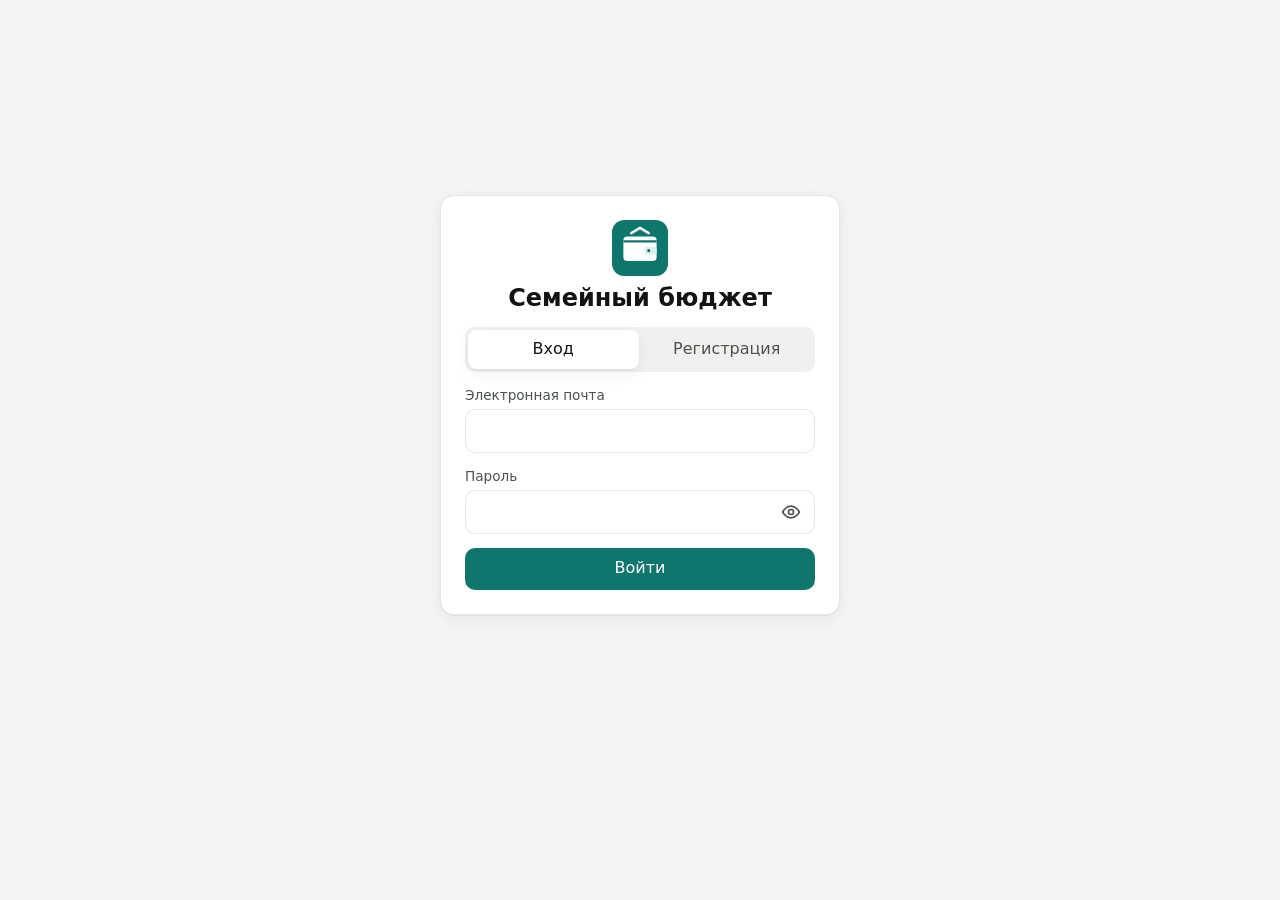
<file: app/index.html>
<!doctype html>
<html lang="ru">
<head>
  <meta charset="utf-8">
  <meta name="viewport" content="width=device-width, initial-scale=1, viewport-fit=cover">
  <title>Семейный бюджет</title>
  <meta name="description" content="Учёт семейных доходов и расходов">
  <meta name="theme-color" content="#0f766e">
  <link rel="manifest" href="manifest.webmanifest">
  <link rel="icon" href="icons/icon.svg" type="image/svg+xml">
  <link rel="apple-touch-icon" href="icons/icon-192.png">
  <link rel="stylesheet" href="styles.css?v=2611011509">
  <!-- Библиотеки лежат внутри приложения (папка vendor), чтобы не зависеть от внешних CDN. -->
  <script src="vendor/supabase.js"></script>
  <script type="importmap">
    {
      "imports": {
        "vue": "./vendor/vue.esm-browser.prod.js",
        "@supabase/supabase-js": "./js/supabase-global.js",
        "sortablejs": "./vendor/sortable.esm.js"
      }
    }
  </script>
</head>
<body>
  <div id="app"><div class="center-page"><p class="muted">Загрузка…</p></div></div>
  <noscript>Для работы приложения нужен JavaScript.</noscript>
  <script type="module" src="js/main.js?v=2611011509"></script>
</body>
</html>
</file>
<file: app/styles.css>
/* Цвета. Схема (data-scheme) задаёт фон и поверхности, --accent — основной цвет,
   тема — светлая или тёмная (data-theme или настройка системы). Всё меняется в «Настройки → Оформление». */
:root {
  color-scheme: light;
  --accent: #0f766e;
  --bg: #f4f5f3;
  --surface: #ffffff;
  --surface-2: #f0f1ee;
  --border: rgba(11, 11, 11, 0.10);
  --text: #111412;
  --text-2: #4b524e;
  --muted: #7a817c;
  --primary: var(--accent);
  --primary-ink: #ffffff;
  --primary-soft: color-mix(in srgb, var(--primary) 15%, var(--surface));
  --income: #00703c;
  --negative: #b42318;
  --series-income: #1baf7a;
  --series-expense: #eb6834;
  --series-1: #2a78d6;
  /* Цвета частей диаграмм — в фиксированном порядке (проверенная палитра). */
  --c1: #2a78d6; --c2: #eb6834; --c3: #1baf7a; --c4: #eda100; --c5: #e87ba4; --c6: #008300; --c7: #6250d6; --c8: #e34948;
  --grid: #e1e0d9;
  --axis: #c3c2b7;
  --good: #0ca30c;
  --warning: #fab219;
  --critical: #d03b3b;
  --banner-bg: #fff4d6;
  --banner-fg: #5c4400;
  --shadow: 0 1px 2px rgba(0, 0, 0, .05), 0 4px 16px rgba(0, 0, 0, .06);
  --radius: 14px;
  --nav-h: 64px;
  font-family: system-ui, -apple-system, "Segoe UI", Roboto, sans-serif;
}

:root[data-scheme="graphite"] { --bg: #eef0f3; --surface: #ffffff; --surface-2: #e9ecf0; --text: #14171c; --text-2: #4a515c; --muted: #7b828d; }
:root[data-scheme="ocean"] { --bg: #eaf2f8; --surface: #f8fbfe; --surface-2: #e4eef6; --text: #0e1a26; --text-2: #3f5466; --muted: #6f8597; }
:root[data-scheme="warm"] { --bg: #f5f1ea; --surface: #fffdf9; --surface-2: #f0eadf; --text: #1c1813; --text-2: #574d40; --muted: #8a7f70; }

@media (prefers-color-scheme: dark) {
  :root:not([data-theme="light"]) {
    color-scheme: dark;
    --bg: #0f1110;
    --surface: #1a1c1b;
    --surface-2: #242725;
    --border: rgba(255, 255, 255, 0.10);
    --text: #eef0ec;
    --text-2: #c3c7c0;
    --muted: #8b918c;
    --primary: color-mix(in oklab, var(--accent) 62%, white);
    --primary-ink: #0b0f0e;
    --primary-soft: color-mix(in srgb, var(--primary) 20%, var(--surface));
    --income: #3ccf6e;
    --negative: #f97066;
    --series-income: #199e70;
    --series-expense: #d95926;
    --series-1: #3987e5;
    --c1: #3987e5; --c2: #d95926; --c3: #199e70; --c4: #c98500; --c5: #d55181; --c6: #008300; --c7: #9085e9; --c8: #e66767;
    --grid: #2c2c2a;
    --axis: #383835;
    --banner-bg: #3a3010;
    --banner-fg: #f4dc9a;
    --shadow: 0 1px 2px rgba(0, 0, 0, .4);
  }
  :root[data-scheme="graphite"]:not([data-theme="light"]) { --bg: #101216; --surface: #1a1d23; --surface-2: #242830; --text: #eceff4; --text-2: #b9c0cc; --muted: #858d99; }
  :root[data-scheme="ocean"]:not([data-theme="light"]) { --bg: #0b141d; --surface: #13202c; --surface-2: #1b2b3a; --text: #e8f1f8; --text-2: #b3c6d6; --muted: #7f95a8; }
  :root[data-scheme="warm"]:not([data-theme="light"]) { --bg: #14110d; --surface: #1f1b16; --surface-2: #2a251e; --text: #f3eee6; --text-2: #cdc3b4; --muted: #978c7c; }
}

/* Явно выбранная тёмная тема — те же значения, что выше. */
:root[data-theme="dark"] {
  color-scheme: dark;
  --bg: #0f1110;
  --surface: #1a1c1b;
  --surface-2: #242725;
  --border: rgba(255, 255, 255, 0.10);
  --text: #eef0ec;
  --text-2: #c3c7c0;
  --muted: #8b918c;
  --primary: color-mix(in oklab, var(--accent) 62%, white);
  --primary-ink: #0b0f0e;
  --primary-soft: color-mix(in srgb, var(--primary) 20%, var(--surface));
  --income: #3ccf6e;
  --negative: #f97066;
  --series-income: #199e70;
  --series-expense: #d95926;
  --series-1: #3987e5;
  --c1: #3987e5; --c2: #d95926; --c3: #199e70; --c4: #c98500; --c5: #d55181; --c6: #008300; --c7: #9085e9; --c8: #e66767;
  --grid: #2c2c2a;
  --axis: #383835;
  --banner-bg: #3a3010;
  --banner-fg: #f4dc9a;
  --shadow: 0 1px 2px rgba(0, 0, 0, .4);
}

:root[data-theme="dark"][data-scheme="graphite"] { --bg: #101216; --surface: #1a1d23; --surface-2: #242830; --text: #eceff4; --text-2: #b9c0cc; --muted: #858d99; }
:root[data-theme="dark"][data-scheme="ocean"] { --bg: #0b141d; --surface: #13202c; --surface-2: #1b2b3a; --text: #e8f1f8; --text-2: #b3c6d6; --muted: #7f95a8; }
:root[data-theme="dark"][data-scheme="warm"] { --bg: #14110d; --surface: #1f1b16; --surface-2: #2a251e; --text: #f3eee6; --text-2: #cdc3b4; --muted: #978c7c; }

* { box-sizing: border-box; }
html { -webkit-text-size-adjust: 100%; }
body {
  margin: 0;
  background: var(--bg);
  color: var(--text);
  font-size: 16px;
  line-height: 1.4;
  -webkit-tap-highlight-color: transparent;
}
h1, h2 { margin: 0; line-height: 1.2; }
h1 { font-size: 1.5rem; }
h2 { font-size: 1.05rem; }
button, input, select, textarea { font: inherit; color: inherit; }
button { cursor: pointer; }
.sr-only { position: absolute; width: 1px; height: 1px; overflow: hidden; clip: rect(0 0 0 0); white-space: nowrap; }
.muted { color: var(--muted); }
.hint { color: var(--muted); font-size: .85rem; margin: 0; }
.center { text-align: center; }
.income { color: var(--income); }
.negative { color: var(--negative) !important; }
.spacer { flex: 1; }

/* ---------- Каркас ---------- */
.demo-banner {
  background: var(--banner-bg); color: var(--banner-fg); text-align: center; font-size: .8rem; padding: 4px 12px;
}

.center-page { min-height: 90vh; display: grid; place-items: center; padding: 16px; }

.shell { min-height: 100vh; }
.main { padding: 0 16px calc(var(--nav-h) + 96px + env(safe-area-inset-bottom)); max-width: 760px; margin: 0 auto; }

.nav {
  position: fixed; bottom: 0; left: 0; right: 0; z-index: 20;
  display: flex; height: calc(var(--nav-h) + env(safe-area-inset-bottom));
  padding-bottom: env(safe-area-inset-bottom);
  background: var(--surface); border-top: 1px solid var(--border);
}
.nav .nav-brand, .nav .nav-add { display: none; }
.nav-item {
  flex: 1; display: flex; flex-direction: column; align-items: center; justify-content: center; gap: 2px;
  border: 0; background: none; color: var(--muted); font-size: .72rem;
}
.nav-item.active { color: var(--primary); font-weight: 600; }

.fab {
  position: fixed; right: 18px; bottom: calc(var(--nav-h) + 18px + env(safe-area-inset-bottom)); z-index: 21;
  width: 60px; height: 60px; border-radius: 50%; border: 0;
  background: var(--primary); color: var(--primary-ink); box-shadow: 0 6px 18px rgb(0 0 0 / .35);
  display: grid; place-items: center;
}

@media (min-width: 900px) {
  .nav {
    top: 0; right: auto; width: 240px; height: auto; flex-direction: column; gap: 4px;
    padding: 20px 12px; border-top: 0; border-right: 1px solid var(--border);
  }
  .nav .nav-brand { display: flex; align-items: center; gap: 10px; font-weight: 700; padding: 0 10px 18px; }
  .nav-item {
    flex: 0 0 auto; flex-direction: row; justify-content: flex-start; gap: 12px;
    padding: 10px 12px; border-radius: 10px; font-size: .95rem;
  }
  .nav-item:hover { background: var(--surface-2); }
  .nav-item.active { background: var(--primary-soft); }
  .nav .nav-add { display: inline-flex; margin-top: 16px; }
  .fab { display: none; }
  .main { margin-left: 240px; margin-right: auto; padding: 0 32px 48px; max-width: 840px; }
  .shell .main { margin-left: max(240px, calc(50vw - 300px)); }
}

.page { display: flex; flex-direction: column; gap: 14px; }
.page-head {
  display: flex; align-items: center; justify-content: space-between; gap: 12px; flex-wrap: wrap;
  padding: 18px 0 4px;
}

/* ---------- Карточки и списки ---------- */
.card { background: var(--surface); border: 1px solid var(--border); border-radius: var(--radius); box-shadow: var(--shadow); }
.card.pad { padding: 16px; }
.card-head { display: flex; align-items: center; justify-content: space-between; gap: 8px; margin-bottom: 8px; flex-wrap: wrap; }
.stack { display: flex; flex-direction: column; gap: 14px; }
.list { display: flex; flex-direction: column; overflow: hidden; }
.card.list > .tx-row + .tx-row, .list > .tx-row + .tx-row { border-top: 1px solid var(--border); }

.tx-row {
  display: flex; align-items: center; gap: 12px; width: 100%; min-height: 56px;
  padding: 10px 14px; border: 0; background: none; text-align: left;
}
.tx-row:hover { background: var(--surface-2); }
.tx-row.muted { opacity: .6; }
.tx-icon {
  flex: none; width: 38px; height: 38px; border-radius: 11px; background: var(--surface-2);
  display: grid; place-items: center; font-size: 1.25rem;
}
.tx-main { flex: 1; min-width: 0; display: flex; flex-direction: column; }
.tx-title { font-weight: 500; overflow: hidden; text-overflow: ellipsis; white-space: nowrap; }
.tx-sub { color: var(--muted); font-size: .82rem; overflow: hidden; text-overflow: ellipsis; white-space: nowrap; }
.tx-sub:empty { display: none; }
.tx-amount { flex: none; font-weight: 600; font-variant-numeric: tabular-nums; }
.tx-amount.income { color: var(--income); }
/* Как в виде «как в таблице»: расходы красные, доходы зелёные, переводы белые. */
.tx-amount.expense { color: var(--negative); }
.tx-amount.transfer { color: var(--text); }

.avatar {
  flex: none; width: 24px; height: 24px; border-radius: 50%;
  background: var(--primary-soft); color: var(--primary);
  display: inline-grid; place-items: center; font-size: .75rem; font-weight: 700;
}

.day { display: flex; flex-direction: column; gap: 6px; }
.day-head { display: flex; justify-content: space-between; padding: 6px 4px 0; font-size: .85rem; font-weight: 600; color: var(--text-2); }

.empty { text-align: center; color: var(--muted); padding: 24px 12px; margin: 0; }
.empty .btn { margin-top: 8px; }

.summary { display: grid; grid-template-columns: repeat(3, 1fr); gap: 8px; }
.stat { background: var(--surface); border: 1px solid var(--border); border-radius: var(--radius); padding: 12px; box-shadow: var(--shadow); min-width: 0; }
.stat-label { display: block; color: var(--muted); font-size: .78rem; }
.stat-value { display: block; font-weight: 700; font-size: 1.05rem; overflow-wrap: anywhere; }
@media (max-width: 380px) { .stat-value { font-size: .92rem; } }

.total-card { padding: 18px; }
.hero { display: block; font-size: 2rem; font-weight: 700; }

.month-switch { display: flex; align-items: center; gap: 4px; }
.month-label { min-width: 132px; text-align: center; font-weight: 600; }

.chips { display: flex; gap: 6px; flex-wrap: wrap; }
.chip { border: 1px solid var(--border); background: var(--surface); border-radius: 999px; padding: 6px 14px; font-size: .9rem; }
.chip.active { background: var(--primary); color: var(--primary-ink); border-color: transparent; }

/* ---------- Кнопки и формы ---------- */
.btn {
  display: inline-flex; align-items: center; justify-content: center; gap: 6px;
  min-height: 42px; padding: 0 16px; border-radius: 10px;
  border: 1px solid var(--border); background: var(--surface); font-weight: 500;
}
.btn:hover { background: var(--surface-2); }
.btn:disabled { opacity: .55; cursor: default; }
.btn.primary { background: var(--primary); color: var(--primary-ink); border-color: transparent; }
.btn.primary:hover { filter: brightness(1.07); }
.btn.ghost { background: none; border-color: transparent; }
.btn.danger-ghost { background: none; border-color: transparent; color: var(--negative); }
.btn.danger { background: var(--negative); border-color: transparent; color: var(--surface); }
.btn.wide { width: 100%; }
.btn-row { display: flex; gap: 8px; flex-wrap: wrap; }
.icon-btn { border: 0; background: none; width: 40px; height: 40px; border-radius: 10px; display: grid; place-items: center; color: var(--text-2); }
.icon-btn:hover { background: var(--surface-2); }
:focus-visible { outline: 2px solid var(--primary); outline-offset: 2px; }

.field { display: flex; flex-direction: column; gap: 4px; min-width: 0; }
.field > span, .field-label { font-size: .85rem; color: var(--text-2); font-weight: 500; }
.field-label { margin-bottom: 6px; }
.field input, .field select, .field textarea {
  width: 100%; min-height: 44px; padding: 8px 12px;
  border: 1px solid var(--border); border-radius: 10px; background: var(--surface);
}
.field input:focus, .field select:focus, .field textarea:focus { outline: 2px solid var(--primary); outline-offset: -1px; }
.check { display: flex; align-items: center; gap: 8px; }
.check input { width: 20px; height: 20px; accent-color: var(--primary); }
.row-2 { display: grid; grid-template-columns: 1fr 1fr; gap: 10px; }
.inline-form { display: flex; align-items: flex-end; gap: 8px; }
.grow { flex: 1; }
.form-error { color: var(--negative); margin: 0; font-size: .9rem; }

.segmented { display: flex; background: var(--surface-2); border-radius: 10px; padding: 3px; gap: 3px; }
.segmented button { flex: 1; border: 0; background: none; padding: 8px 6px; border-radius: 8px; font-weight: 500; color: var(--text-2); }
.segmented button.active { background: var(--surface); color: var(--text); box-shadow: var(--shadow); }

.auth-card { width: 100%; max-width: 400px; padding: 24px; display: flex; flex-direction: column; gap: 14px; }
.brand-big { display: flex; flex-direction: column; align-items: center; gap: 8px; }
.choice-list { display: flex; flex-direction: column; gap: 8px; }
.choice { display: flex; gap: 10px; align-items: flex-start; padding: 12px; border: 1px solid var(--border); border-radius: 10px; cursor: pointer; }
.choice.active { border-color: var(--primary); background: var(--primary-soft); }
.choice input { margin-top: 3px; accent-color: var(--primary); }
.choice small { color: var(--muted); }
.code-input { text-transform: uppercase; letter-spacing: .15em; font-weight: 600; }

/* ---------- Окно редактирования ---------- */
.modal-backdrop {
  position: fixed; inset: 0; z-index: 50; background: rgba(0, 0, 0, .4);
  display: flex; align-items: flex-end; justify-content: center;
}
.modal {
  width: 100%; max-width: 560px; max-height: 92vh; display: flex; flex-direction: column;
  background: var(--surface); border-radius: 18px 18px 0 0; box-shadow: 0 -4px 30px rgba(0, 0, 0, .2);
}
@media (min-width: 640px) {
  .modal-backdrop { align-items: center; }
  .modal { border-radius: 18px; }
}
.modal-head { display: flex; align-items: center; justify-content: space-between; padding: 14px 12px 6px 18px; }
.modal-body { padding: 8px 18px 16px; overflow-y: auto; }
.modal-foot {
  display: flex; align-items: center; gap: 8px; padding: 12px 18px calc(12px + env(safe-area-inset-bottom));
  border-top: 1px solid var(--border);
}

.amount-field { display: flex; align-items: baseline; justify-content: center; gap: 6px; border-bottom: 2px solid var(--primary); padding: 4px 0; }
.amount-field input { width: 100%; max-width: 280px; border: 0; background: none; font-size: 2.4rem; font-weight: 700; text-align: center; outline: none; font-variant-numeric: tabular-nums; }
.amount-field .currency { font-size: 1.6rem; color: var(--muted); }

.cat-grid { display: grid; grid-template-columns: repeat(auto-fill, minmax(84px, 1fr)); gap: 6px; }
.cat-opt {
  display: flex; flex-direction: column; align-items: center; gap: 4px; padding: 8px 4px;
  border: 1px solid var(--border); border-radius: 12px; background: var(--surface); min-height: 72px;
}
.cat-opt.selected { border-color: var(--primary); background: var(--primary-soft); box-shadow: inset 0 0 0 1px var(--primary); }
.cat-emoji { font-size: 1.5rem; }
.cat-name { font-size: .74rem; text-align: center; line-height: 1.15; }

.emoji-grid { display: grid; grid-template-columns: repeat(auto-fill, minmax(42px, 1fr)); gap: 4px; }
.emoji-opt { height: 42px; border: 1px solid transparent; border-radius: 10px; background: var(--surface-2); font-size: 1.3rem; }
.emoji-opt.selected { border-color: var(--primary); background: var(--primary-soft); }

/* ---------- Настройки ---------- */
.invite { display: flex; align-items: center; justify-content: space-between; gap: 12px; flex-wrap: wrap; }
.invite-code { font-size: 1.6rem; font-weight: 700; letter-spacing: .15em; font-variant-numeric: tabular-nums; }
.members { list-style: none; margin: 0; padding: 0; display: flex; flex-direction: column; gap: 8px; }
.members li { display: flex; align-items: center; gap: 8px; }

/* ---------- Отчёты ---------- */
.hbars { list-style: none; margin: 0; padding: 0; display: flex; flex-direction: column; gap: 10px; }
.hbars li { display: grid; grid-template-columns: minmax(0, 1fr) auto; grid-template-areas: "label value" "bar bar"; gap: 4px 12px; }
.hbar-label { grid-area: label; overflow: hidden; text-overflow: ellipsis; white-space: nowrap; }
.hbar-value { grid-area: value; font-weight: 600; font-variant-numeric: tabular-nums; }
.hbar-value .muted { font-weight: 400; font-size: .85rem; }
.hbar-track { grid-area: bar; height: 8px; border-radius: 4px; background: var(--surface-2); }
.hbar-fill { height: 100%; min-width: 4px; border-radius: 4px; background: var(--series-1); }

.limits { list-style: none; margin: 0; padding: 0; display: flex; flex-direction: column; gap: 14px; }
.limit-top { display: flex; justify-content: space-between; gap: 8px; margin-bottom: 4px; }
.progress { height: 8px; border-radius: 4px; background: var(--surface-2); overflow: hidden; }
.progress-fill { height: 100%; border-radius: 4px; }
.progress-fill.ok { background: var(--good); }
.progress-fill.warn { background: var(--warning); }
.progress-fill.over { background: var(--critical); }
.limit-note { display: block; margin-top: 3px; color: var(--text-2); }
.limit-note.over { color: var(--negative); font-weight: 600; }

.chart-wrap { position: relative; }
.chart { width: 100%; height: auto; display: block; }
.chart .axis { stroke: var(--axis); stroke-width: 1; }
.chart .tick { fill: var(--muted); font-size: 11px; }
.chart .hit { fill: transparent; }
.chart .hit.on { fill: var(--surface-2); }
.chart .bar-income { fill: var(--series-income); }
.chart .bar-expense { fill: var(--series-expense); }
.legend { display: flex; gap: 16px; font-size: .85rem; color: var(--text-2); margin-bottom: 6px; }
.swatch { display: inline-block; width: 10px; height: 10px; border-radius: 3px; margin-right: 6px; vertical-align: -1px; }
.s-income { background: var(--series-income); }
.s-expense { background: var(--series-expense); }
.chart-tip {
  display: flex; flex-wrap: wrap; gap: 4px 14px; align-items: center;
  margin-top: 6px; padding: 8px 10px; border-radius: 10px; background: var(--surface-2); font-size: .85rem;
}
.table { width: 100%; border-collapse: collapse; margin-top: 12px; font-size: .88rem; font-variant-numeric: tabular-nums; }
.table th { text-align: right; color: var(--muted); font-weight: 500; padding: 6px 4px; border-bottom: 1px solid var(--border); }
.table td { text-align: right; padding: 6px 4px; border-bottom: 1px solid var(--border); }
.table th:first-child, .table td:first-child { text-align: left; }

/* ---------- Строки с действиями: перетаскивание, открыть, корзина ---------- */
.row { display: flex; align-items: center; gap: 2px; padding-right: 6px; min-height: 56px; }
.list > .row + .row { border-top: 1px solid var(--border); }
.list.bordered { border: 1px solid var(--border); border-radius: var(--radius); }
.row.muted { opacity: .65; }
.row-main {
  flex: 1; min-width: 0; display: flex; align-items: center; gap: 12px;
  padding: 10px 8px 10px 14px; border: 0; background: none; text-align: left; align-self: stretch;
}
.row-main:hover { background: var(--surface-2); }
.drag-handle + .row-main { padding-left: 2px; }
.row .tx-title { white-space: normal; overflow-wrap: anywhere; line-height: 1.25; }
.drag-handle {
  flex: none; align-self: stretch; width: 34px; display: grid; place-items: center;
  color: var(--muted); cursor: grab; touch-action: none; user-select: none; -webkit-user-select: none;
}
.sortable-fallback { opacity: .9 !important; box-shadow: var(--shadow); }
body.sortable-dragging, .sortable-drag { user-select: none; }
.drag-handle svg { stroke-width: 3.5; }
/* Порядок заперт (кнопка с замком): ручек нет, строки нельзя случайно утащить при прокрутке. */
.drag-locked .drag-handle { display: none; }
.lock-btn { border: 1px solid var(--border); }
.lock-btn.open { color: var(--primary); border-color: var(--primary); background: var(--primary-soft); }
.sortable-ghost { opacity: .35; background: var(--primary-soft); }
.sortable-chosen { background: var(--surface); }
.confirm-btn {
  flex: none; min-width: 36px; height: 36px; padding: 0 8px; border: 0; border-radius: 10px;
  background: none; color: var(--muted); display: grid; place-items: center;
  font-size: .82rem; font-weight: 600; white-space: nowrap;
}
.confirm-btn:hover { background: var(--surface-2); color: var(--negative); }
.confirm-btn.armed { background: var(--negative); color: var(--surface); }

/* ---------- Главная ---------- */
.capital { display: flex; flex-direction: column; gap: 4px; }
.capital-split { display: grid; grid-template-columns: repeat(3, minmax(0, 1fr)); gap: 8px; margin-top: 10px; }
.capital-split > div { display: flex; flex-direction: column; min-width: 0; }
.capital-split b { overflow-wrap: anywhere; }
.total-line {
  display: flex; justify-content: space-between; gap: 8px; margin-top: 10px; font-size: .92rem;
  font-variant-numeric: tabular-nums;
}
.month-line {
  display: flex; flex-wrap: wrap; gap: 4px 12px; margin-top: 12px; padding-top: 12px;
  border-top: 1px solid var(--border); font-size: .9rem; font-variant-numeric: tabular-nums;
}
.alerts { display: flex; flex-direction: column; gap: 6px; padding-block: 12px; }
.alert { display: flex; gap: 8px; font-size: .92rem; }
.alert.warn > span:first-child { color: var(--warning); }
.alert.over { color: var(--negative); font-weight: 600; }

.group { display: flex; flex-direction: column; gap: 6px; }
.group-head {
  display: flex; align-items: center; gap: 8px; width: 100%;
  padding: 8px 4px; border: 0; background: none; text-align: left;
}
.group-title { font-weight: 600; }
.group-count {
  font-size: .75rem; color: var(--muted); background: var(--surface-2); border-radius: 999px; padding: 1px 8px;
}
.group-total { font-weight: 600; font-variant-numeric: tabular-nums; }
.chev { color: var(--muted); transition: transform .15s; flex: none; }
.chev.closed { transform: rotate(-90deg); }
@media (prefers-reduced-motion: reduce) { .chev { transition: none; } }

.type-grid { display: grid; grid-template-columns: repeat(auto-fill, minmax(150px, 1fr)); gap: 6px; }
.type-opt {
  text-align: left; padding: 9px 10px; border: 1px solid var(--border); border-radius: 10px;
  background: var(--surface); font-size: .88rem;
}
.type-opt.selected { border-color: var(--primary); background: var(--primary-soft); box-shadow: inset 0 0 0 1px var(--primary); }

.statement-head { display: flex; align-items: flex-start; justify-content: space-between; gap: 12px; margin-bottom: 12px; }
.statement { border: 1px solid var(--border); border-radius: var(--radius); }
.statement > .tx-row + .tx-row { border-top: 1px solid var(--border); }
.amount-col { display: flex; flex-direction: column; align-items: flex-end; flex: none; }
.amount-col .after { font-size: .78rem; color: var(--muted); font-variant-numeric: tabular-nums; }

.capital-head { display: flex; align-items: center; justify-content: space-between; gap: 8px; flex-wrap: wrap; }
.check.small { font-size: .85rem; color: var(--text-2); gap: 6px; }
.check.small input { width: 18px; height: 18px; }

/* ---------- Разделы категорий ---------- */
.sections { display: flex; flex-direction: column; gap: 12px; }
.section { display: flex; flex-direction: column; gap: 6px; }
.section-head { display: flex; align-items: center; gap: 2px; min-height: 40px; }
.section-head .drag-handle { width: 30px; }
.section-toggle {
  flex: 1; min-width: 0; display: flex; align-items: center; gap: 8px; flex-wrap: wrap;
  padding: 6px 4px; border: 0; background: none; text-align: left;
}
.section-title { font-weight: 700; }
.section-limit { font-size: .8rem; color: var(--muted); }
.cat-list { min-height: 44px; }
.drop-hint { margin: 0; padding: 12px; color: var(--muted); font-size: .85rem; text-align: center; }
.badge {
  font-size: .72rem; padding: 1px 8px; border-radius: 999px;
  background: var(--primary-soft); color: var(--primary); font-weight: 600;
}
.demo-card { border-color: var(--banner-fg); background: var(--banner-bg); color: var(--banner-fg); }
.demo-card .hint { color: inherit; opacity: .85; }

/* ---------- Окно операции ---------- */
fieldset.plain { border: 0; margin: 0; padding: 0; min-width: 0; }
fieldset.plain:disabled { opacity: .75; }
.readonly-note { margin: 0 0 12px; padding: 10px 12px; border-radius: 10px; background: var(--surface-2); font-size: .9rem; }
.owner-row { display: flex; flex-direction: column; gap: 6px; }
.owner-row .field-label { margin: 0; }
.picker { display: flex; flex-direction: column; gap: 6px; }
.picker-section { display: flex; flex-direction: column; gap: 6px; }
.picker-head {
  display: flex; align-items: center; gap: 8px; width: 100%; padding: 10px 12px;
  border: 1px solid var(--border); border-radius: 12px; background: var(--surface); text-align: left;
}
.picker-head.open { background: var(--surface-2); }
.picker-title { font-weight: 600; }
.picker-picked { margin-left: auto; font-size: .85rem; color: var(--primary); font-weight: 600; }
.cat-opt { position: relative; }
.cat-num { position: absolute; top: 4px; left: 6px; font-size: .66rem; color: var(--muted); font-variant-numeric: tabular-nums; }

/* ---------- Отчёты по разделам ---------- */
.hbar-item {
  display: grid; grid-template-columns: minmax(0, 1fr) auto; grid-template-areas: "label value" "bar bar";
  gap: 4px 12px; width: 100%; padding: 0; border: 0; background: none; text-align: left;
}
.hbar-item .hbar-label { display: flex; align-items: center; gap: 6px; }
.hbar-children { list-style: none; margin: 8px 0 4px; padding: 0 0 0 24px; display: flex; flex-direction: column; gap: 6px; }
.hbar-children li { font-size: .9rem; color: var(--text-2); }
.hbar-children button {
  width: 100%; display: flex; justify-content: space-between; gap: 12px; padding: 4px 6px; margin: 0 -6px;
  border: 0; border-radius: 8px; background: none; color: inherit; font: inherit; text-align: left; box-sizing: content-box;
}
/* Выбранная в отчёте категория — подсвечена, под графиком список её трат. */
.legend-row.on, .hbar-item.on, .hbar-children button.on { background: var(--primary-soft); }
.hbar-item.on { border-radius: 8px; }
.picked-list { margin-top: 14px; display: flex; flex-direction: column; }
.picked-head { justify-content: space-between; margin-bottom: 4px; }
.picked-title { min-width: 0; overflow: hidden; text-overflow: ellipsis; white-space: nowrap; color: var(--text); }
.picked-list .tx-row { padding: 8px 4px; min-height: 48px; }
.picked-list .tx-row + .tx-row { border-top: 1px solid var(--border); }
.hbars > li { display: block; }
.limit-group { font-weight: 700; }

.warn-box {
  display: flex; flex-direction: column; gap: 4px; padding: 10px 12px; border-radius: 10px;
  background: var(--banner-bg); color: var(--banner-fg); font-size: .9rem;
}
.password-box { position: relative; display: block; }
.password-box input { padding-right: 48px; }
.password-box .icon-btn { position: absolute; right: 4px; top: 50%; transform: translateY(-50%); }
.start-hint { display: flex; flex-direction: column; gap: 8px; align-items: flex-start; }
.start-row { display: flex; align-items: center; justify-content: space-between; gap: 12px; }
.start-name { min-width: 0; overflow-wrap: anywhere; }
.start-input { display: flex; align-items: center; gap: 6px; flex: none; }
.start-input input {
  width: 130px; min-height: 42px; padding: 6px 10px; text-align: right; font-variant-numeric: tabular-nums;
  border: 1px solid var(--border); border-radius: 10px; background: var(--surface);
}
.start-group + .start-group { padding-top: 4px; border-top: 1px solid var(--border); }

/* ---------- Операции со скриншота ---------- */
.modal-backdrop.wide .modal { max-width: 860px; }
.import-pick { display: flex; flex-direction: column; gap: 12px; }
.drop-zone {
  display: flex; flex-direction: column; align-items: center; gap: 6px; padding: 28px 16px;
  border: 2px dashed var(--border); border-radius: var(--radius); background: var(--surface-2); text-align: center;
}
.drop-zone:hover { border-color: var(--primary); }
.drop-icon { font-size: 2rem; }
.import-work { display: flex; flex-direction: column; align-items: center; gap: 8px; padding: 40px 16px; text-align: center; }
.spinner {
  width: 32px; height: 32px; border-radius: 50%;
  border: 3px solid var(--surface-2); border-top-color: var(--primary); animation: spin .9s linear infinite;
}
@keyframes spin { to { transform: rotate(360deg); } }
@media (prefers-reduced-motion: reduce) { .spinner { animation-duration: 3s; } }
.import-row {
  display: flex; flex-direction: column; gap: 8px; padding: 12px;
  border: 1px solid var(--border); border-radius: 12px; background: var(--surface);
}
.import-row.off { opacity: .55; }
.import-top { display: flex; align-items: center; gap: 8px; flex-wrap: wrap; }
.import-row input, .import-row select {
  min-height: 40px; padding: 6px 10px; border: 1px solid var(--border); border-radius: 10px; background: var(--surface);
}
.import-date { width: 150px; }
.import-amount { display: flex; align-items: center; gap: 4px; margin-left: auto; font-weight: 600; }
.import-amount input { width: 110px; text-align: right; font-weight: 600; font-variant-numeric: tabular-nums; }
.import-note { width: 100%; }
.segmented.mini button { padding: 5px 10px; font-size: .85rem; white-space: nowrap; }
.dup-badge {
  align-self: flex-start; font-size: .78rem; font-weight: 600; padding: 2px 8px; border-radius: 999px;
  background: var(--banner-bg); color: var(--banner-fg);
}
.import-sum { font-size: .9rem; font-variant-numeric: tabular-nums; }

/* ---------- Кольцо и динамика ---------- */
.ring-layout { display: grid; grid-template-columns: minmax(180px, 240px) 1fr; gap: 16px; align-items: center; }
@media (max-width: 560px) { .ring-layout { grid-template-columns: 1fr; } .ring { max-width: 240px; margin: 0 auto; } }
.ring { width: 100%; height: auto; display: block; }
.ring-track { stroke: var(--surface-2); }
.ring-seg { transition: opacity .15s; cursor: pointer; }
.ring-seg.dim { opacity: .35; }
.ring-sub { fill: var(--muted); font-size: 11px; }
.ring-total { fill: var(--text); font-size: 17px; font-weight: 700; font-variant-numeric: tabular-nums; }
.ring-legend { display: flex; flex-direction: column; gap: 2px; min-width: 0; }
.legend-row {
  display: grid; grid-template-columns: auto minmax(0, 1fr) auto 2.6em; gap: 8px; align-items: center;
  padding: 6px 4px; border: 0; background: none; text-align: left; border-radius: 8px; font-size: .92rem;
}
.legend-row:hover { background: var(--surface-2); }
.legend-label { overflow: hidden; text-overflow: ellipsis; white-space: nowrap; }
.legend-value { font-weight: 600; font-variant-numeric: tabular-nums; }
.legend-share { color: var(--muted); text-align: right; font-variant-numeric: tabular-nums; }
.trend-controls { display: flex; gap: 8px; flex-wrap: wrap; align-items: center; margin-bottom: 8px; }
.trend-controls select { min-height: 36px; padding: 4px 10px; border: 1px solid var(--border); border-radius: 10px; background: var(--surface); max-width: 100%; }
.chart .gridline { stroke: var(--grid); stroke-width: 1; }
.chart .dot { stroke: var(--surface); stroke-width: 2; transition: r .1s; }
.table-wrap { overflow-x: auto; }
.card-head .segmented.mini { flex: none; }

/* ---------- Кэшбэки ---------- */
.cb-best { list-style: none; margin: 0; padding: 0; display: flex; flex-direction: column; gap: 6px; }
.pay-sheet { display: flex; flex-direction: column; align-items: center; gap: 12px; text-align: center; padding: 8px 0; }
.pay-card-name { font-size: 1.05rem; }.cb-label { font-weight: 600; overflow-wrap: anywhere; }
.cb-account { color: var(--text-2); font-size: .88rem; text-align: right; }

.cb-add { display: grid; grid-template-columns: 1fr auto; gap: 8px; }
.cb-card.current .cb-card-head { color: var(--primary); }
@media (max-width: 560px) { .cb-add { grid-template-columns: 1fr 70px; } .cb-add .acc-select { grid-column: 1 / -1; } .cb-add .btn { grid-column: 1 / -1; } }
.cb-card-head { display: flex; align-items: center; gap: 8px; }

/* Выбор счёта с карточками */
.acc-select {
  display: flex; align-items: center; gap: 8px; width: 100%; min-height: 44px; padding: 6px 10px;
  border: 1px solid var(--border); border-radius: 10px; background: var(--surface); color: inherit; font: inherit; text-align: left;
}
.acc-select:focus-visible { outline: 2px solid var(--primary); outline-offset: -1px; }
.acc-select-name { flex: 1; min-width: 0; overflow: hidden; text-overflow: ellipsis; white-space: nowrap; }
.acc-select-backdrop {
  position: fixed; inset: 0; z-index: 1000; display: grid; place-items: center; padding: 16px;
  background: rgb(0 0 0 / .45);
}
.acc-select-menu {
  width: min(420px, 100%); max-height: 80vh; overflow-y: auto; padding: 6px;
  background: var(--surface); border-radius: 16px; box-shadow: 0 12px 40px rgb(0 0 0 / .35);
}
.acc-select-group { padding: 10px 10px 4px; font-size: .8rem; font-weight: 600; color: var(--muted); text-transform: uppercase; letter-spacing: .04em; }
.acc-select-opt {
  display: flex; align-items: center; gap: 12px; width: 100%; min-height: 48px; padding: 6px 10px;
  border: 0; border-radius: 10px; background: none; color: inherit; font: inherit; text-align: left;
}
.acc-select-opt:hover { background: var(--surface-2); }
.acc-select-opt.selected { background: color-mix(in srgb, var(--primary) 16%, transparent); font-weight: 600; }

/* Галочки категорий кэшбэка */
.checklist { display: flex; flex-direction: column; gap: 2px; }
.check-row { display: flex; align-items: center; gap: 10px; min-height: 40px; padding: 2px 6px; border-radius: 8px; }
.check-row input { width: 20px; height: 20px; flex: none; accent-color: var(--primary); }
.check-row.strong { font-weight: 700; border-bottom: 1px solid var(--border); border-radius: 0; margin-bottom: 4px; }
.check-row.check-head { font-weight: 600; }
.check-toggle {
  flex: 1; display: flex; align-items: center; gap: 8px; min-height: 40px; padding: 0;
  border: 0; background: none; color: inherit; font: inherit; text-align: left;
}
.check-toggle > span:first-child { flex: 1; }
.check-items { padding-left: 26px; }

/* Поиск категории в окне операции */
.cat-search {
  display: flex; align-items: center; gap: 8px; padding: 0 12px; min-height: 42px;
  border: 1px solid var(--border); border-radius: 10px; background: var(--surface); color: var(--muted);
}
.cat-search input { flex: 1; min-width: 0; border: 0; background: none; color: var(--text); font: inherit; outline: none; }
.cb-add input, .cb-add select, .cb-row input, .cb-cat-add {
  min-height: 40px; padding: 6px 10px; border: 1px solid var(--border); border-radius: 10px; background: var(--surface); min-width: 0;
}
.cb-percent { width: 70px; text-align: right; }
.cb-card { display: flex; flex-direction: column; gap: 8px; }
.cb-row { display: flex; flex-direction: column; gap: 6px; padding: 10px; border: 1px solid var(--border); border-radius: 12px; }
.cb-row-top { display: flex; align-items: center; gap: 6px; }
.cb-row-top input:first-child { flex: 1; }
.cb-cats { display: flex; flex-wrap: wrap; gap: 6px; align-items: center; }
.cb-cat-add { min-height: 32px; font-size: .85rem; }
.chip.small { padding: 3px 4px 3px 10px; font-size: .82rem; display: inline-flex; align-items: center; gap: 2px; }
.chip-x { border: 0; background: none; color: var(--muted); font-size: 1.1rem; line-height: 1; padding: 0 6px; }
.center-row { justify-content: center; }
.cb-hint {
  display: flex; align-items: center; justify-content: space-between; gap: 8px; flex-wrap: wrap;
  padding: 8px 12px; border-radius: 10px; font-size: .9rem; background: var(--primary-soft); color: var(--text);
}
.btn.small { min-height: 32px; padding: 0 12px; font-size: .88rem; }

/* ---------- Оформление: фон и настройки ---------- */
.app-bg {
  position: fixed; inset: calc(var(--bg-blur, 0px) * -2); z-index: -1;
  background-size: cover; background-position: center; filter: blur(var(--bg-blur, 0px));
}
.app-bg::after { content: ""; position: absolute; inset: 0; background: var(--bg); opacity: var(--bg-dim, .35); }
.has-bg .card, .has-bg .stat, .has-bg .nav, .has-bg .list.bordered, .has-bg .demo-banner {
  background: color-mix(in srgb, var(--surface) var(--glass, 82%), transparent);
  -webkit-backdrop-filter: blur(14px); backdrop-filter: blur(14px);
}
.scheme-grid { display: grid; grid-template-columns: repeat(auto-fill, minmax(120px, 1fr)); gap: 8px; }
.scheme-opt {
  display: flex; flex-direction: column; align-items: flex-start; gap: 6px; padding: 10px;
  border: 1px solid var(--border); border-radius: 12px; background: var(--surface); font-size: .9rem;
}
.scheme-opt.selected { border-color: var(--primary); box-shadow: inset 0 0 0 1px var(--primary); }
.scheme-swatches { display: flex; }
.scheme-swatches i { width: 22px; height: 22px; border-radius: 50%; border: 1px solid var(--border); margin-right: -6px; }
.accent-row { display: flex; flex-wrap: wrap; gap: 10px; align-items: center; }
.accent-dot { width: 34px; height: 34px; border-radius: 50%; border: 2px solid transparent; box-shadow: inset 0 0 0 2px var(--surface); }
.accent-dot.selected { border-color: var(--text); }
.accent-custom { position: relative; width: 34px; height: 34px; border-radius: 50%; overflow: hidden;
  background: conic-gradient(#f43f5e, #f59e0b, #22c55e, #06b6d4, #6366f1, #d946ef, #f43f5e); cursor: pointer; }
.accent-custom input { position: absolute; inset: 0; opacity: 0; cursor: pointer; }
.bg-row { display: flex; align-items: center; gap: 12px; flex-wrap: wrap; }
.bg-preview {
  width: 96px; height: 64px; border-radius: 10px; border: 1px solid var(--border); background: var(--surface-2) center / cover;
  display: grid; place-items: center;
}
.slider { display: flex; flex-direction: column; gap: 4px; font-size: .9rem; color: var(--text-2); }
.slider input { width: 100%; accent-color: var(--primary); }

/* ---------- Операции «как в таблице»: расход слева, перевод посередине, доход справа ---------- */
.view-bar { display: flex; flex-direction: column; align-items: center; gap: 8px; }
/* Подписи стоят над своими колонками таблицы: расходы слева, переводы посередине, доходы справа. */
/* Плашка, которая не уезжает за экран при прокрутке. */
.sticky-plate {
  position: sticky; top: calc(env(safe-area-inset-top, 0px) + 6px); z-index: 5;
  box-shadow: 0 0 0 6px var(--bg), 0 4px 14px rgb(0 0 0 / .25);
}
.plate.view-legend { display: grid; grid-template-columns: 1fr 1fr 1fr; padding: 2px; font-size: .8rem; }
.money-plate { flex-direction: column; gap: 0; padding: 8px 12px; }
.money-plate-label { font-size: .8rem; font-weight: 500; color: var(--muted); }
.money-plate b { font-size: 1.6rem; font-weight: 700; color: var(--text); font-variant-numeric: tabular-nums; line-height: 1.2; }
.view-legend button {
  min-height: 34px; padding: 4px 10px; border: 0; border-radius: 8px; background: none;
  font: inherit; font-weight: 600; transition: opacity .15s, background .15s;
}
.view-legend button:first-child { text-align: left; }
.view-legend button:nth-child(2) { text-align: center; color: var(--muted); }
.view-legend button:last-child { text-align: right; }
/* Включённый фильтр подсвечен, остальные приглушены. */
.view-legend.filtered button { opacity: .35; }
.view-legend.filtered button.on { opacity: 1; background: var(--surface); }
.view-legend button.on:nth-child(2) { color: var(--text); }
@media (prefers-reduced-motion: reduce) { .view-legend button { transition: none; } }
.tx3 {
  display: grid; grid-template-columns: minmax(0, 1fr) minmax(0, 1.3fr) minmax(0, 1fr); gap: 8px; align-items: center;
  width: 100%; min-height: 58px; padding: 10px 12px; border: 0; background: none; text-align: left;
}
.tx3:hover { background: var(--surface-2); }
.card.list > .tx3 + .tx3 { border-top: 1px solid var(--border); }
.tx3 .z-left { justify-self: start; text-align: left; }
.tx3 .z-mid { justify-self: center; text-align: center; display: flex; flex-direction: column; gap: 1px; min-width: 0; }
.tx3 .z-right { justify-self: end; text-align: right; }
.tx3 small { color: var(--muted); font-size: .76rem; overflow-wrap: anywhere; }
.tx3-amount { font-weight: 700; font-variant-numeric: tabular-nums; white-space: nowrap; }
.tx3-cat { font-size: .9rem; font-weight: 500; overflow-wrap: anywhere; line-height: 1.25; }
.tx3-acc { font-size: .8rem; color: var(--text-2); line-height: 1.25; overflow-wrap: anywhere; min-width: 0; }
.tx3-arrow { letter-spacing: .02em; }
/* Класс вида tx3-income, а не просто income: общий .income красил бы зелёным всю строку. */
.tx3.tx3-transfer .tx3-amount { color: var(--text); }

/* ---------- Мини-карточки банковских карт ---------- */
.card-chip {
  position: relative; flex: none; display: inline-block; border-radius: 6px; overflow: hidden;
  background-size: cover; background-position: center; box-shadow: 0 1px 3px rgba(0, 0, 0, .25), inset 0 0 0 1px rgba(255, 255, 255, .08);
  font-family: inherit; font-weight: 800; line-height: 1;
}
.card-chip.sm { width: 32px; height: 20px; border-radius: 4px; }
.card-chip.md { width: 56px; height: 36px; }
.card-chip.lg { width: 84px; height: 53px; border-radius: 8px; }
.card-chip.xl { width: 220px; height: 139px; border-radius: 14px; }
.cc-brand { position: absolute; top: 12%; left: 8%; font-size: .5em; letter-spacing: .02em; }
.cc-badge { position: absolute; top: 10%; left: 7%; padding: 2px 3px; border-radius: 3px; color: #111; font-size: .45em; }
.cc-last4 { position: absolute; bottom: 12%; left: 8%; font-size: .4em; font-weight: 600; opacity: .9; font-variant-numeric: tabular-nums; }
.cc-mir { position: absolute; bottom: 10%; right: 8%; font-size: .4em; font-style: italic; letter-spacing: -.02em; }
/* Размер текста на карточке пропорционален самой карточке. */
.card-chip.sm { font-size: 13px; } .card-chip.sm .cc-last4, .card-chip.sm .cc-mir { display: none; }
.card-chip.md { font-size: 20px; }
.card-chip.lg { font-size: 30px; }
.card-chip.xl { font-size: 64px; }
/* Плитка счёта (не карты) — того же размера и формы, что карта. */
.acc-emoji {
  flex: none; display: inline-grid; place-items: center; line-height: 1;
  border-radius: 6px; box-shadow: inset 0 0 0 1px rgb(255 255 255 / .06), 0 1px 3px rgb(0 0 0 / .25);
}
.acc-emoji.sm { width: 32px; height: 20px; border-radius: 4px; font-size: .8rem; }
.acc-emoji.md { width: 56px; height: 36px; font-size: 1.3rem; }
.acc-emoji.lg { width: 84px; height: 53px; border-radius: 8px; font-size: 1.9rem; }
.acc-emoji.xl { width: 220px; height: 139px; border-radius: 14px; font-size: 4rem; }
/* Карта над названием: так названию счёта достаётся вся ширина колонки и слова не рвутся. */
.tx3-acc { display: inline-flex; flex-direction: column; align-items: flex-start; gap: 4px; overflow-wrap: break-word; }
.tx3 .z-right.tx3-acc { align-items: flex-end; text-align: right; }
.acc-name { min-width: 0; }
.card-designer { gap: 10px; }
.card-preview { display: flex; justify-content: center; padding: 6px 0; }
.style-grid { display: flex; flex-wrap: wrap; gap: 8px; justify-content: center; }
.style-opt { width: 40px; height: 26px; border-radius: 6px; border: 2px solid transparent; box-shadow: inset 0 0 0 1px rgba(0, 0, 0, .15); }
.style-opt.selected { border-color: var(--text); }

/* ---------- Замок и переключатели ---------- */
.lock-card { align-items: center; text-align: center; }
.switch-row { display: flex; align-items: center; justify-content: space-between; gap: 12px; cursor: pointer; }
.switch {
  appearance: none; -webkit-appearance: none; flex: none; width: 46px; height: 28px; border-radius: 999px;
  background: var(--surface-2); border: 1px solid var(--border); position: relative; cursor: pointer; transition: background .15s;
}
.switch::after {
  content: ""; position: absolute; top: 2px; left: 2px; width: 22px; height: 22px; border-radius: 50%;
  background: var(--surface); box-shadow: 0 1px 3px rgba(0, 0, 0, .3); transition: transform .15s;
}
.switch:checked { background: var(--primary); border-color: transparent; }
.switch:checked::after { transform: translateX(18px); }
@media (prefers-reduced-motion: reduce) { .switch, .switch::after { transition: none; } }

/* ---------- Аккуратная вёрстка на узких экранах и с крупным шрифтом ---------- */
.kv-list { display: flex; flex-direction: column; margin-top: 12px; }
.kv {
  display: flex; justify-content: space-between; align-items: baseline; gap: 12px; padding: 7px 0;
  font-size: .95rem; border-top: 1px solid var(--border);
}
.kv span { color: var(--text-2); min-width: 0; }
.kv b { white-space: nowrap; font-variant-numeric: tabular-nums; }
.kv-total span { color: var(--text); font-weight: 600; }
.kv-note { margin-top: 6px; font-size: .8rem; }
/* Плашка на всю ширину с надписью посередине («Октябрь 2026», «Подробнее»). */
.plate {
  width: 100%; display: flex; align-items: center; justify-content: center; gap: 6px;
  padding: 6px 12px; border: 0; border-radius: 10px; background: var(--surface-2);
  color: var(--text-2); font: inherit; font-weight: 600; font-size: .9rem; line-height: 1.4;
}
button.plate { -webkit-appearance: none; appearance: none; }
.details-toggle { margin-top: 12px; }
.details-toggle + .kv-list { margin-top: 4px; }
.month-sum { margin-top: 12px; display: flex; flex-direction: column; gap: 8px; }
.month-sum-row { display: grid; grid-template-columns: repeat(3, minmax(0, 1fr)); gap: 6px; }
.month-sum-row > div { display: flex; flex-direction: column; align-items: center; gap: 1px; min-width: 0; }
.month-sum-row small { font-size: .72rem; color: var(--muted); }
.month-sum-row b {
  white-space: nowrap; font-variant-numeric: tabular-nums; font-weight: 700;
  font-size: clamp(.8rem, 3.6vw, 1rem);
}
.pill {
  white-space: nowrap; padding: 2px 10px; border-radius: 999px; background: var(--surface-2);
  font-size: .85rem; font-weight: 600; font-variant-numeric: tabular-nums;
}

.group-head { display: grid; grid-template-columns: auto minmax(0, 1fr) auto; align-items: center; gap: 8px; }
.group-title { min-width: 0; line-height: 1.25; overflow-wrap: anywhere; font-size: .95rem; }
.group-count { display: inline-block; vertical-align: 1px; margin-left: 4px; font-weight: 500; }
.group-total { white-space: nowrap; }

.stat { padding: 10px; }
.stat-value { white-space: nowrap; font-size: clamp(.8rem, 3.8vw, 1.05rem); overflow-wrap: normal; }

.tx-row .tx-title {
  white-space: normal; display: -webkit-box; -webkit-line-clamp: 2; -webkit-box-orient: vertical; line-height: 1.25;
}

.section-toggle { display: grid; grid-template-columns: auto minmax(0, 1fr); align-items: center; gap: 6px; }
.section-text { display: flex; flex-direction: column; min-width: 0; }
.section-title { overflow-wrap: anywhere; line-height: 1.25; }
.section-head .icon-btn, .section-head .confirm-btn { width: 34px; min-width: 34px; height: 34px; padding: 0; }
.section-head .confirm-btn.armed { width: auto; padding: 0 8px; }
.section-head { gap: 0; }

.nowrap-head { flex-wrap: nowrap; }
.nowrap-head h2 { min-width: 0; }
.nowrap-head .btn { flex: none; }

.fab { transition: transform .2s ease, opacity .2s ease; }
.fab.hidden { transform: translateY(140%); opacity: 0; pointer-events: none; }
.fab.open svg { transform: rotate(45deg); }
.fab svg { transition: transform .15s; }
@media (prefers-reduced-motion: reduce) { .fab svg { transition: none; } }
@media (prefers-reduced-motion: reduce) { .fab { transition: none; } }

@media (max-width: 480px) {
  .page-title { font-size: 1.35rem; }
  .page-head .btn { min-height: 38px; padding: 0 12px; font-size: .9rem; }
  .card.pad { padding: 14px; }
  .hero { font-size: 1.8rem; }
}

/* ---------- Всплывающее сообщение ---------- */
.toast {
  position: fixed; left: 50%; transform: translateX(-50%); z-index: 60;
  bottom: calc(var(--nav-h) + 90px + env(safe-area-inset-bottom));
  max-width: calc(100vw - 32px); padding: 10px 16px; border-radius: 10px;
  background: #1f2421; color: #fff; box-shadow: 0 6px 20px rgba(0, 0, 0, .25); font-size: .92rem;
}
.toast.error { background: #8f1d14; }
@media (min-width: 900px) { .toast { bottom: 24px; } }

/* ---------- Заголовок главной: несколько кнопок справа ---------- */
.head-actions { display: flex; align-items: center; gap: 8px; }
.nav .nav-add + .nav-add { margin-top: 6px; }

/* ---------- Упрощённый вид: деньги и кэшбэки прилипают к верху вместе ---------- */
.simple-top {
  position: sticky; top: 0; z-index: 5; display: flex; flex-direction: column; gap: 10px;
  padding: calc(env(safe-area-inset-top, 0px) + 6px) 0 8px; margin-top: -6px; background: var(--bg);
}
.simple-top .cb-best { max-height: max(19vh, 120px); overflow: hidden auto; overscroll-behavior: contain; }
.shell.simple .main { padding-bottom: calc(24px + env(safe-area-inset-bottom)); }
@media (min-width: 900px) { .shell.simple .main { margin: 0 auto; } }

/* ---------- Диктовка ---------- */
.drop-zone.listening { border-color: var(--negative); animation: pulse 1.2s ease-in-out infinite; }
@keyframes pulse { 50% { box-shadow: 0 0 0 6px rgb(220 60 60 / .18); } }
@media (prefers-reduced-motion: reduce) { .drop-zone.listening { animation: none; } }

/* ---------- Помощник ---------- */
.chat { display: flex; flex-direction: column; gap: 10px; }
.chat-suggest { display: flex; flex-wrap: wrap; gap: 8px; }
.chat-suggest .chip { text-align: left; color: var(--text); }
.bubble {
  max-width: 88%; padding: 10px 14px; border-radius: 16px; line-height: 1.4;
  white-space: pre-wrap; overflow-wrap: anywhere;
}
.bubble.user { align-self: flex-end; background: var(--primary); color: var(--primary-ink); border-bottom-right-radius: 4px; }
.bubble.assistant { align-self: flex-start; background: var(--surface-2); color: var(--text); border-bottom-left-radius: 4px; }
.bubble.typing { display: inline-flex; align-items: center; gap: 8px; color: var(--muted); }
.bubble.typing .spinner { width: 16px; height: 16px; border-width: 2px; }
.chat-clear { align-self: center; }
.chat-form {
  position: sticky; bottom: calc(var(--nav-h) + env(safe-area-inset-bottom)); z-index: 4;
  padding: 8px 0 10px; background: var(--bg);
}
.chat-fields { display: flex; align-items: center; gap: 8px; width: 100%; }
.chat-form input {
  flex: 1; min-width: 0; min-height: 44px; padding: 8px 12px;
  border: 1px solid var(--border); border-radius: 10px; background: var(--surface);
}
.chat-form input:focus { outline: 2px solid var(--primary); outline-offset: -1px; }
.chat-form .btn, .chat-form .mic-btn { flex: none; width: 44px; height: 44px; padding: 0; justify-content: center; }
.mic-btn { flex: none; font-size: 1.25rem; border: 1px solid var(--border); }
.mic-btn.listening { border-color: var(--negative); animation: pulse 1.2s ease-in-out infinite; }
@media (prefers-reduced-motion: reduce) { .mic-btn.listening { animation: none; } }
.field textarea { resize: vertical; line-height: 1.4; }
.link-btn { border: 0; background: none; padding: 0; color: var(--primary); font-weight: 600; text-decoration: underline; }

/* Пока открыто окно, страница под ним стоит на месте. */
html.modal-open { overflow: hidden; }
.modal-backdrop, .modal-body, .acc-select-menu { overscroll-behavior: contain; }

/* Выбор счёта: строка ввода, под ней список подходящих */
.acc-select { cursor: text; }
.acc-select:focus-within { outline: 2px solid var(--primary); outline-offset: -1px; }
.field .acc-select input, .acc-select input {
  flex: 1; width: 100%; min-width: 0; min-height: 0; padding: 0; border: 0; border-radius: 0; background: none;
  outline: none; text-overflow: ellipsis; cursor: inherit;
}
.acc-select input::placeholder { color: var(--muted); }
.acc-select > svg { flex: none; color: var(--muted); }
.acc-select-backdrop { display: block; padding: 0; background: none; }
.acc-select-menu { position: fixed; width: auto; max-height: none; border: 1px solid var(--border); border-radius: 12px; }
.acc-select-empty { padding: 12px 10px; color: var(--muted); }

/* Выбранная категория: одна строка вместо всего списка */
.cat-picked {
  display: flex; align-items: center; gap: 10px; min-height: 48px; padding: 6px 6px 6px 12px;
  border: 1px solid var(--primary); border-radius: 10px; background: var(--primary-soft);
}
.cat-picked-name { flex: 1; min-width: 0; font-weight: 600; overflow-wrap: anywhere; }
.cat-picked .cat-emoji { font-size: 1.3rem; }
.picker.missing .cat-search { border-color: var(--negative); }

/* Окно проверки операций: выбор категории и счёта */
.import-row .cat-search input, .import-row .acc-select input { padding: 0; border: 0; min-height: 0; }
.import-accounts { display: grid; grid-template-columns: repeat(auto-fit, minmax(170px, 1fr)); gap: 8px; }
/* Сумма — в одну строку с датой, тип операции — строкой ниже. */
.import-top .segmented { order: 1; }
.import-amount input { width: 90px; }

/* Круглые кнопки по дуге вокруг «+»: подложка акцентного цвета, как у самой кнопки.
   Отсчёт от центра «+»: кнопка 52px ровно под ним, затем сдвиг на радиус 90px. */
.fab-round.arc-1 { --x: -90px; --y: 0px; --in: 0s; --out: .2s; }
.fab-round.arc-2 { --x: -64px; --y: -64px; --in: .1s; --out: .1s; }
.fab-round.arc-3 { --x: 0px; --y: -90px; --in: .2s; --out: 0s; }

/* Помощник — отдельная вкладка: поле вопроса внизу экрана, над меню. */
.main.main-chat { padding-bottom: calc(var(--nav-h) + env(safe-area-inset-bottom)); }
.chat-page { min-height: calc(100dvh - var(--nav-h) - env(safe-area-inset-bottom)); gap: 8px; }
.chat-page .chat { flex: 1; }
.chat-page .chat > div:last-child { scroll-margin-bottom: 80px; }
@media (min-width: 900px) {
  .main.main-chat { padding-bottom: 0; }
  .chat-page { min-height: 100dvh; }
  .chat-form { bottom: 0; }
}

/* Кэшбэки: категория одной строкой, рядом карты с процентом прямо на карте */
.cb-line { display: flex; align-items: center; gap: 12px; min-height: 34px; }
.cb-line .cb-label { flex: 1; min-width: 0; line-height: 1.2; }
.cb-cards { flex: none; max-width: 65%; display: flex; flex-wrap: wrap; justify-content: flex-end; gap: 5px; }
.cb-card-btn { padding: 0; border: 0; border-radius: 5px; background: none; display: block; }
.cb-card-btn:hover, .cb-card-btn:active { filter: brightness(1.15); }
.card-chip.cb { width: 50px; height: 31px; border-radius: 5px; font-size: 13px; display: block; }
.cc-percent {
  position: absolute; right: 4px; bottom: 2px; font-size: 13px; font-weight: 800; line-height: 1;
  font-variant-numeric: tabular-nums; letter-spacing: -.02em;
}
.cc-percent.on-dark { color: #fff; text-shadow: 0 0 3px rgb(0 0 0 / .65); }
.cc-percent.on-light { color: #111; text-shadow: 0 0 3px rgb(255 255 255 / .7); }

/* Строка кэшбэка, которую нужно дозаполнить */
.cb-row.invalid { border-color: var(--negative); box-shadow: inset 0 0 0 1px var(--negative); }

/* Круглые кнопки всегда на месте, спрятаны под «+»: при открытии выплывают из него, при закрытии плавно возвращаются. */
.fab-round {
  position: fixed; z-index: 21; right: 22px; bottom: calc(var(--nav-h) + 22px + env(safe-area-inset-bottom));
  width: 52px; height: 52px; padding: 0; border: 0; border-radius: 50%; display: grid; place-items: center;
  background: var(--primary); color: var(--primary-ink); box-shadow: 0 4px 14px rgb(0 0 0 / .35);
  transform: translate(0, 0) scale(.4); opacity: 0; visibility: hidden; pointer-events: none;
  transition: transform .26s cubic-bezier(.4, 0, .6, 1) var(--out), opacity .2s ease-in var(--out), visibility 0s calc(var(--out) + .26s);
}
.fab-arc.open .fab-round {
  transform: translate(var(--x), var(--y)); opacity: 1; visibility: visible; pointer-events: auto;
  transition: transform .3s cubic-bezier(.2, .9, .3, 1.15) var(--in), opacity .18s ease-out var(--in), visibility 0s var(--in);
}
.fab-backdrop {
  position: fixed; inset: 0; z-index: 20; background: rgb(0 0 0 / .25);
  opacity: 0; pointer-events: none; transition: opacity .24s;
}
.fab-backdrop.open { opacity: 1; pointer-events: auto; }
@media (prefers-reduced-motion: reduce) { .fab-round, .fab-arc.open .fab-round, .fab-backdrop { transition: none; } }
@media (min-width: 900px) { .fab-round, .fab-backdrop { display: none; } }

/* Тип операции: всегда Расход — Перевод — Доход, расход красный, доход зелёный. */
.segmented button.k-expense, .segmented button.k-expense.active { color: var(--negative); }
.segmented button.k-income, .segmented button.k-income.active { color: var(--income); }

/* Карандаш в выписке: всегда помещается рядом с остатком. */
.statement-edit { flex: none; border: 1px solid var(--border); }
.statement-head .hero { overflow-wrap: anywhere; }

/* Удержание на операции: без системного меню и выделения текста. */
.tx-row, .tx3 { -webkit-touch-callout: none; -webkit-user-select: none; user-select: none; }

.import-clear { align-self: flex-start; font-size: .85rem; }
.statement-head .grow { min-width: 0; }

/* Сводка в «Операциях»: подпись и сумма по центру. */
.summary .stat { text-align: center; }

/* Главная сумма зелёная; если ушли в минус, она красная. */
.money-plate-label, .money-plate b { color: var(--income); }

/* Подчинённая строка в «Подробнее»: сдвинута вправо, с уголком и мельче. */
.kv.kv-sub { padding-left: 14px; font-size: .88rem; }
.kv-sub span::before { content: '└ '; color: var(--muted); }

/* Заголовок-переключатель в отчётах: плашка акцентного цвета показывает, что на неё можно нажать. */
.title-switch {
  display: inline-flex; align-items: center; gap: 6px; min-height: 36px; padding: 4px 12px;
  border: 0; border-radius: 10px; background: var(--primary); color: var(--primary-ink);
  font: inherit; font-weight: 700; text-align: left;
}
.title-switch:active { filter: brightness(.92); }
.money-plate-check { margin-top: 4px; font-weight: 500; }

/* Заголовок-переключатель и значки вида диаграммы — в одной строке. */
.flow-head .title-switch { padding: 4px 10px; font-size: clamp(.82rem, 4.1vw, 1.05rem); white-space: nowrap; }
.flow-head .segmented.mini button { display: grid; place-items: center; padding: 5px 9px; }

/* Рекомендованные лимиты */
.limits-head { flex-wrap: nowrap; }
.limits-head h2 { min-width: 0; }
.limits-head .btn { flex: none; }
.advisor { display: flex; flex-direction: column; gap: 10px; margin-bottom: 12px; }
.advisor-busy { display: flex; align-items: center; gap: 10px; padding: 12px 0; color: var(--text-2); }
.advisor-busy .spinner { width: 20px; height: 20px; }
.advice-item { border-top: 1px solid var(--border); }
.advice-item.off .advice-row { opacity: .55; }
.advice-row { display: flex; align-items: center; gap: 10px; padding: 8px 0; }
.advice-text { flex: 1; min-width: 0; display: flex; flex-direction: column; gap: 1px; padding: 0; border: 0; background: none; color: inherit; font: inherit; text-align: left; }
.advice-text b { font-weight: 600; overflow-wrap: anywhere; line-height: 1.25; }
.advice-text small { color: var(--muted); font-size: .78rem; }
.advice-text .advice-reason { color: var(--text-2); }
.advice-input { flex: none; display: flex; align-items: center; gap: 4px; font-weight: 600; }
.advice-input input {
  width: 84px; min-height: 40px; padding: 6px 8px; text-align: right; font-weight: 600; font-variant-numeric: tabular-nums;
  border: 1px solid var(--border); border-radius: 10px; background: var(--surface);
}
.advice-total { margin: 0; padding-top: 8px; border-top: 1px solid var(--border); }
.advisor-actions { justify-content: flex-end; }
.advisor .section { gap: 0; }

/* Свайп влево по операции: красная подсказка едет справа вместе со строкой. */
.swipeable { position: relative; touch-action: pan-y; transition: transform .18s ease; }
.swipeable.swipe-moving { transition: none; }
.swipeable::after {
  content: 'Удалить'; position: absolute; top: 0; bottom: 0; left: 100%; width: 100vw;
  display: flex; align-items: center; padding-left: 18px;
  background: var(--negative); color: #fff; font-weight: 600; opacity: .6; pointer-events: none;
}
.swipeable.swipe-armed::after { opacity: 1; }
.picked-list { overflow-x: clip; }
.delete-preview { padding: 4px 0; min-height: 0; }
@media (prefers-reduced-motion: reduce) { .swipeable { transition: none; } }

/* Круглая кнопка отмены рядом с «+». */
.fab-undo {
  position: fixed; right: 90px; bottom: calc(var(--nav-h) + 26px + env(safe-area-inset-bottom)); z-index: 21;
  width: 44px; height: 44px; border-radius: 50%; border: 1px solid var(--border);
  display: grid; place-items: center; background: var(--surface); color: var(--text);
  box-shadow: 0 4px 12px rgb(0 0 0 / .3); transition: transform .2s ease, opacity .2s ease;
}
.fab-undo.hidden { transform: translateY(40px); opacity: 0; pointer-events: none; }
.fab-undo-count {
  position: absolute; top: -4px; right: -4px; min-width: 18px; height: 18px; padding: 0 4px; border-radius: 9px;
  background: var(--primary); color: var(--primary-ink); font-size: .7rem; font-weight: 700; line-height: 18px; text-align: center;
}
@media (min-width: 900px) { .fab-undo { display: none; } }
@media (prefers-reduced-motion: reduce) { .fab-undo { transition: none; } }

/* Лимиты по разделам */
.limit-sections { display: flex; flex-direction: column; gap: 14px; }
.limit-section { display: flex; flex-direction: column; gap: 10px; }
.limit-head { display: block; width: 100%; padding: 0; border: 0; background: none; color: inherit; font: inherit; text-align: left; }
.limit-children { padding-left: 14px; border-left: 2px solid var(--border); }
.limit-top { align-items: baseline; }
.limit-name { min-width: 0; overflow-wrap: anywhere; }
.limit-name .chev { vertical-align: -4px; margin-right: 2px; }
.limit-sum { flex: none; }

/* История кэшбэков */
.cb-history .group-head { margin: 0; }
.cb-history .group-head h2 { margin: 0; }
.cb-history-filters { margin: 12px 0; }
.cb-history-filters select { flex: 1 1 130px; min-width: 0; }
.cb-history-filters input { flex: 1 1 150px; min-width: 0; min-height: 36px; padding: 4px 10px; border: 1px solid var(--border); border-radius: 10px; background: var(--surface); }
.cb-history-month { display: flex; flex-direction: column; gap: 6px; margin-bottom: 14px; }

/* Операции, обычный вид: подписи фильтра по центру своих плашек. */
.view-legend.legend-center button { text-align: center; }

/* Траты под предложением лимита */
.advice-spending { margin: 0 0 10px 30px; padding: 6px 10px; border-radius: 10px; background: var(--surface-2); font-size: .85rem; }
.advice-spending .hint, .advice-spending .form-error { margin: 4px 0; }
.advice-tx { display: flex; align-items: baseline; gap: 8px; padding: 3px 0; }
.advice-tx b { flex: none; font-weight: 600; font-variant-numeric: tabular-nums; }
.advice-tx-date { flex: none; width: 4.2em; color: var(--muted); }
.advice-tx-main { flex: 1; min-width: 0; overflow: hidden; text-overflow: ellipsis; white-space: nowrap; }
.advice-tx-total { justify-content: space-between; margin-top: 3px; padding-top: 6px; border-top: 1px solid var(--border); color: var(--text-2); }
</file>
